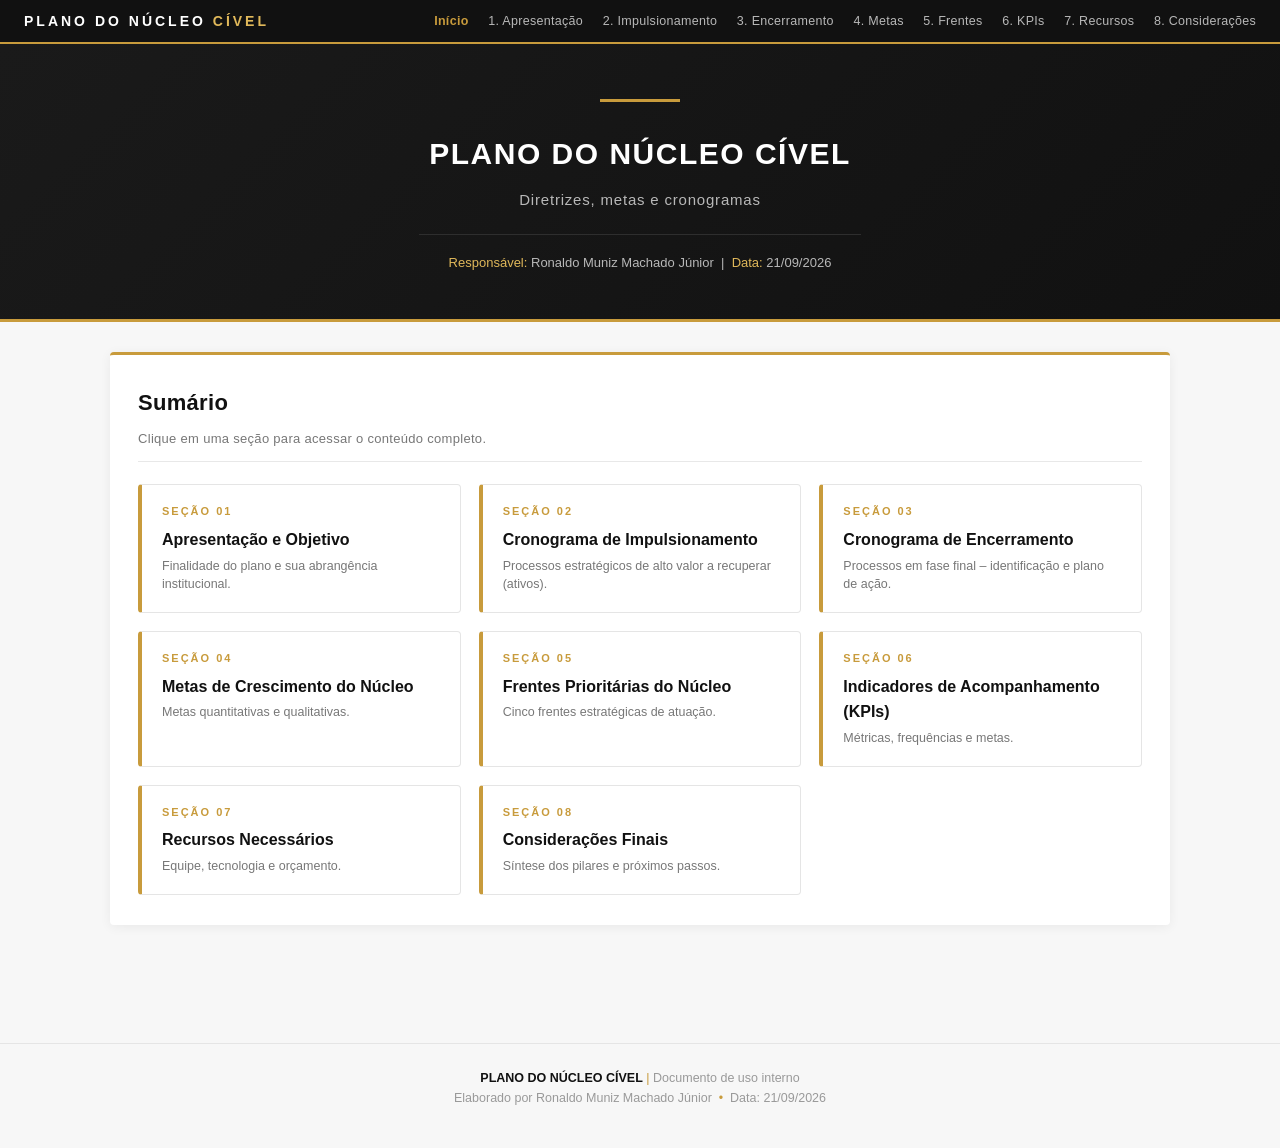
<file: index.html>
<!DOCTYPE html>
<html lang="pt-BR">
<head>
<meta charset="UTF-8">
<meta name="viewport" content="width=device-width, initial-scale=1.0">
<title>Plano do Núcleo Cível</title>
<link rel="stylesheet" href="style.css">
</head>
<body>

<!-- BARRA SUPERIOR -->
<div class="topbar">
  <div class="marca">PLANO DO NÚCLEO <span>CÍVEL</span></div>
  <nav>
    <a href="index.html" class="ativo">Início</a>
    <a href="1-apresentacao.html">1. Apresentação</a>
    <a href="2-impulsionamento.html">2. Impulsionamento</a>
    <a href="3-encerramento.html">3. Encerramento</a>
    <a href="4-metas.html">4. Metas</a>
    <a href="5-frentes.html">5. Frentes</a>
    <a href="6-kpis.html">6. KPIs</a>
    <a href="7-recursos.html">7. Recursos</a>
    <a href="8-consideracoes.html">8. Considerações</a>
  </nav>
</div>

<!-- CAPA -->
<header class="hero">
  <div class="divisor-dourado"></div>
  <h1>PLANO DO NÚCLEO CÍVEL</h1>
  <h2>Diretrizes, metas e cronogramas</h2>
  <div class="meta">
    <strong>Responsável:</strong> Ronaldo Muniz Machado Júnior &nbsp;|&nbsp;
    <strong>Data:</strong> 21/09/2026
  </div>
</header>

<main>

  <section class="card">
    <h2>Sumário</h2>
    <p class="subtitulo">Clique em uma seção para acessar o conteúdo completo.</p>

    <div class="sumario">
      <a href="1-apresentacao.html">
        <span class="num">Seção 01</span>
        <span class="titulo">Apresentação e Objetivo</span>
        <span class="desc">Finalidade do plano e sua abrangência institucional.</span>
      </a>
      <a href="2-impulsionamento.html">
        <span class="num">Seção 02</span>
        <span class="titulo">Cronograma de Impulsionamento</span>
        <span class="desc">Processos estratégicos de alto valor a recuperar (ativos).</span>
      </a>
      <a href="3-encerramento.html">
        <span class="num">Seção 03</span>
        <span class="titulo">Cronograma de Encerramento</span>
        <span class="desc">Processos em fase final – identificação e plano de ação.</span>
      </a>
      <a href="4-metas.html">
        <span class="num">Seção 04</span>
        <span class="titulo">Metas de Crescimento do Núcleo</span>
        <span class="desc">Metas quantitativas e qualitativas.</span>
      </a>
      <a href="5-frentes.html">
        <span class="num">Seção 05</span>
        <span class="titulo">Frentes Prioritárias do Núcleo</span>
        <span class="desc">Cinco frentes estratégicas de atuação.</span>
      </a>
      <a href="6-kpis.html">
        <span class="num">Seção 06</span>
        <span class="titulo">Indicadores de Acompanhamento (KPIs)</span>
        <span class="desc">Métricas, frequências e metas.</span>
      </a>
      <a href="7-recursos.html">
        <span class="num">Seção 07</span>
        <span class="titulo">Recursos Necessários</span>
        <span class="desc">Equipe, tecnologia e orçamento.</span>
      </a>
      <a href="8-consideracoes.html">
        <span class="num">Seção 08</span>
        <span class="titulo">Considerações Finais</span>
        <span class="desc">Síntese dos pilares e próximos passos.</span>
      </a>
    </div>
  </section>

</main>

<footer class="rodape">
  <strong>PLANO DO NÚCLEO CÍVEL</strong> <span class="dourado">|</span> Documento de uso interno<br>
  Elaborado por Ronaldo Muniz Machado Júnior &nbsp;<span class="dourado">•</span>&nbsp; Data: 21/09/2026
</footer>

</body>
</html>
</file>
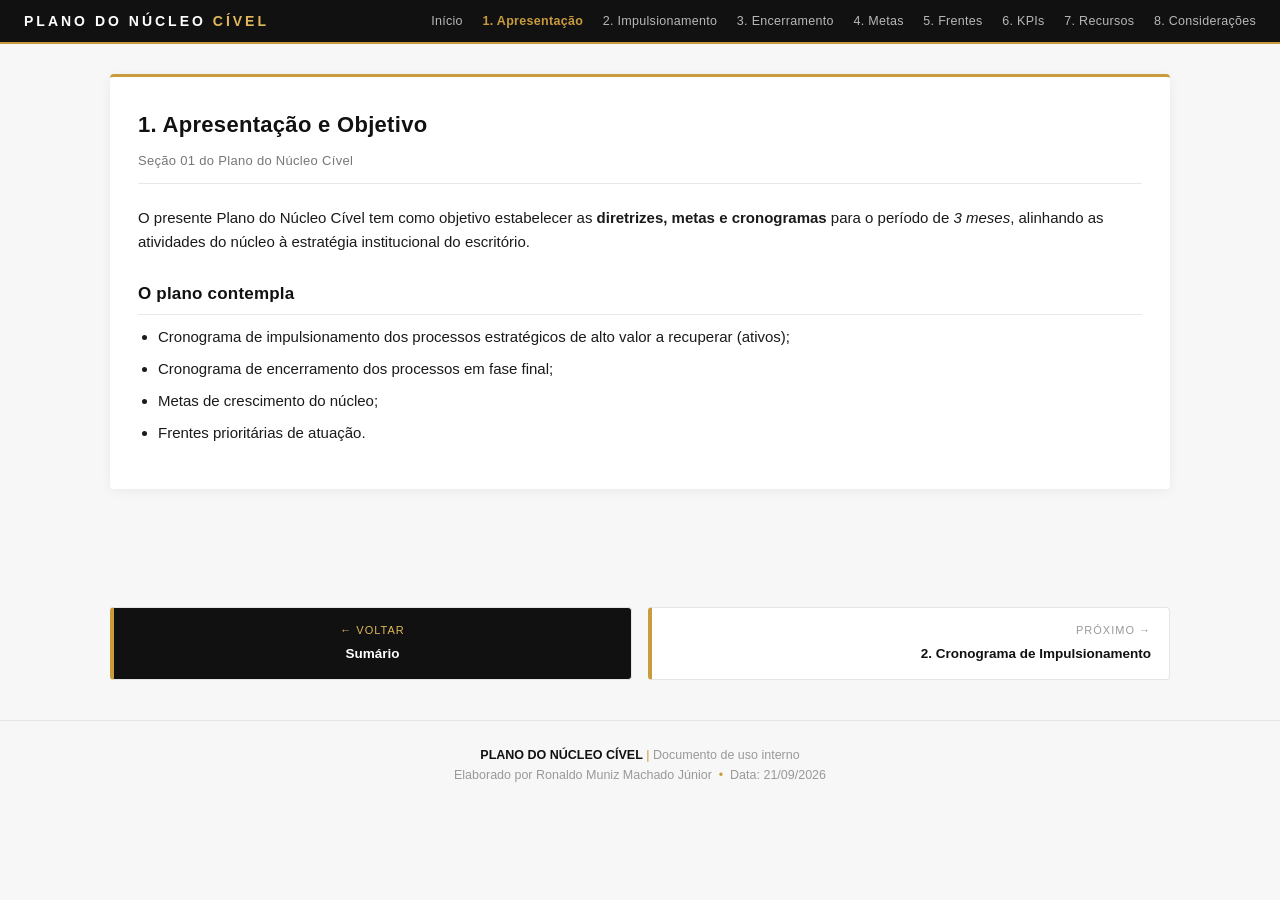
<file: 1-apresentacao.html>
<!DOCTYPE html>
<html lang="pt-BR">
<head>
<meta charset="UTF-8">
<meta name="viewport" content="width=device-width, initial-scale=1.0">
<title>1. Apresentação e Objetivo | Plano do Núcleo Cível</title>
<link rel="stylesheet" href="style.css">
</head>
<body>

<div class="topbar">
  <div class="marca">PLANO DO NÚCLEO <span>CÍVEL</span></div>
  <nav>
    <a href="index.html">Início</a>
    <a href="1-apresentacao.html" class="ativo">1. Apresentação</a>
    <a href="2-impulsionamento.html">2. Impulsionamento</a>
    <a href="3-encerramento.html">3. Encerramento</a>
    <a href="4-metas.html">4. Metas</a>
    <a href="5-frentes.html">5. Frentes</a>
    <a href="6-kpis.html">6. KPIs</a>
    <a href="7-recursos.html">7. Recursos</a>
    <a href="8-consideracoes.html">8. Considerações</a>
  </nav>
</div>

<main>

  <section class="card">
    <h2>1. Apresentação e Objetivo</h2>
    <p class="subtitulo">Seção 01 do Plano do Núcleo Cível</p>

    <p>
      O presente Plano do Núcleo Cível tem como objetivo estabelecer as
      <strong>diretrizes, metas e cronogramas</strong> para o período de
      <em>3 meses</em>, alinhando as atividades
      do núcleo à estratégia institucional do escritório.
    </p>

    <h3>O plano contempla</h3>
    <ul>
      <li>Cronograma de impulsionamento dos processos estratégicos de alto valor a recuperar (ativos);</li>
      <li>Cronograma de encerramento dos processos em fase final;</li>
      <li>Metas de crescimento do núcleo;</li>
      <li>Frentes prioritárias de atuação.</li>
    </ul>
  </section>

</main>

<div class="nav-paginas">
  <a href="index.html" class="voltar-index">
    <span class="dir">← Voltar</span>
    <span class="titulo">Sumário</span>
  </a>
  <a href="2-impulsionamento.html" class="proximo">
    <span class="dir">Próximo →</span>
    <span class="titulo">2. Cronograma de Impulsionamento</span>
  </a>
</div>

<footer class="rodape">
  <strong>PLANO DO NÚCLEO CÍVEL</strong> <span class="dourado">|</span> Documento de uso interno<br>
  Elaborado por Ronaldo Muniz Machado Júnior &nbsp;<span class="dourado">•</span>&nbsp; Data: 21/09/2026
</footer>

</body>
</html>
</file>
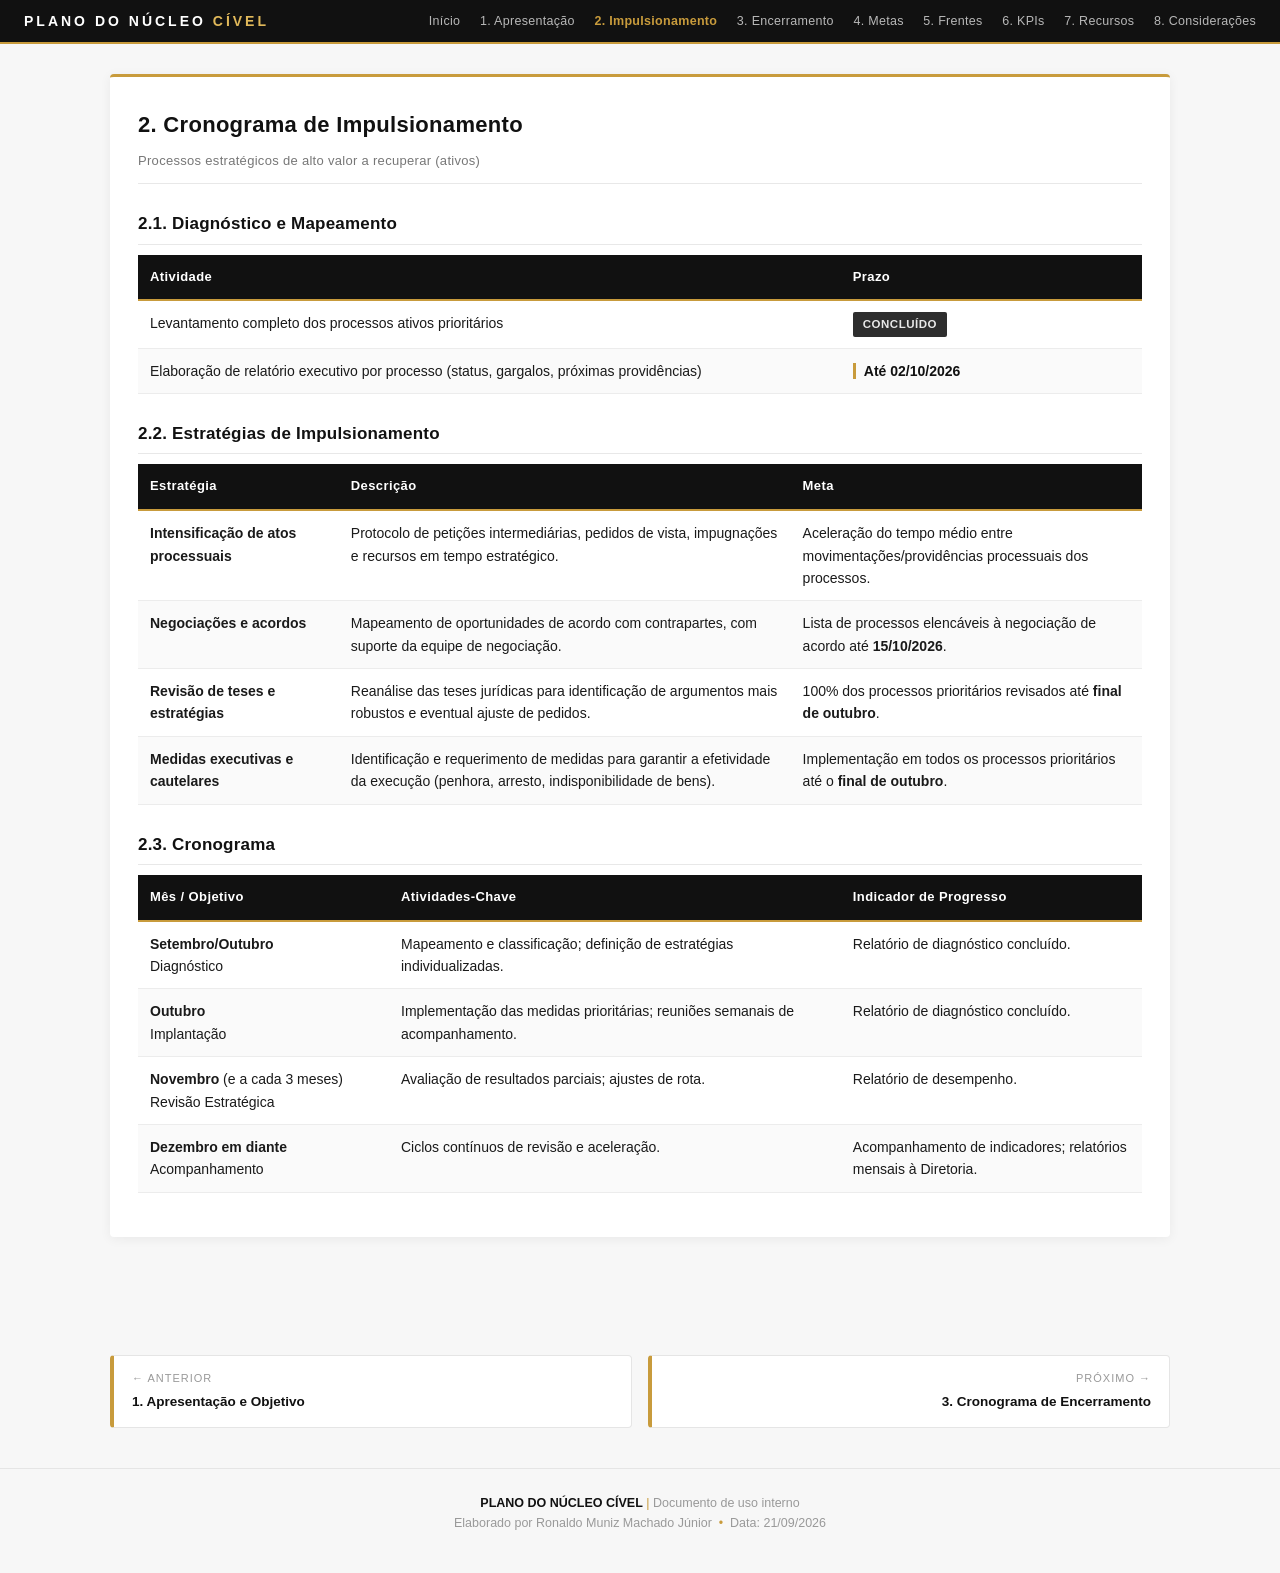
<file: 2-impulsionamento.html>
<!DOCTYPE html>
<html lang="pt-BR">
<head>
<meta charset="UTF-8">
<meta name="viewport" content="width=device-width, initial-scale=1.0">
<title>2. Cronograma de Impulsionamento | Plano do Núcleo Cível</title>
<link rel="stylesheet" href="style.css">
</head>
<body>

<div class="topbar">
  <div class="marca">PLANO DO NÚCLEO <span>CÍVEL</span></div>
  <nav>
    <a href="index.html">Início</a>
    <a href="1-apresentacao.html">1. Apresentação</a>
    <a href="2-impulsionamento.html" class="ativo">2. Impulsionamento</a>
    <a href="3-encerramento.html">3. Encerramento</a>
    <a href="4-metas.html">4. Metas</a>
    <a href="5-frentes.html">5. Frentes</a>
    <a href="6-kpis.html">6. KPIs</a>
    <a href="7-recursos.html">7. Recursos</a>
    <a href="8-consideracoes.html">8. Considerações</a>
  </nav>
</div>

<main>

  <section class="card">
    <h2>2. Cronograma de Impulsionamento</h2>
    <p class="subtitulo">Processos estratégicos de alto valor a recuperar (ativos)</p>

    <h3>2.1. Diagnóstico e Mapeamento</h3>
    <table>
      <thead>
        <tr><th style="width:70%">Atividade</th><th style="width:30%">Prazo</th></tr>
      </thead>
      <tbody>
        <tr><td>Levantamento completo dos processos ativos prioritários</td><td><span class="tag tag-concluido">Concluído</span></td></tr>
        <tr><td>Elaboração de relatório executivo por processo (status, gargalos, próximas providências)</td><td><span class="data-fixa">Até 02/10/2026</span></td></tr>
      </tbody>
    </table>

    <h3>2.2. Estratégias de Impulsionamento</h3>
    <table>
      <thead>
        <tr>
          <th style="width:20%">Estratégia</th>
          <th style="width:45%">Descrição</th>
          <th style="width:35%">Meta</th>
        </tr>
      </thead>
      <tbody>
        <tr>
          <td><strong>Intensificação de atos processuais</strong></td>
          <td>Protocolo de petições intermediárias, pedidos de vista, impugnações e recursos em tempo estratégico.</td>
          <td>Aceleração do tempo médio entre movimentações/providências processuais dos processos.</td>
        </tr>
        <tr>
          <td><strong>Negociações e acordos</strong></td>
          <td>Mapeamento de oportunidades de acordo com contrapartes, com suporte da equipe de negociação.</td>
          <td>Lista de processos elencáveis à negociação de acordo até <strong>15/10/2026</strong>.</td>
        </tr>
        <tr>
          <td><strong>Revisão de teses e estratégias</strong></td>
          <td>Reanálise das teses jurídicas para identificação de argumentos mais robustos e eventual ajuste de pedidos.</td>
          <td>100% dos processos prioritários revisados até <strong>final de outubro</strong>.</td>
        </tr>
        <tr>
          <td><strong>Medidas executivas e cautelares</strong></td>
          <td>Identificação e requerimento de medidas para garantir a efetividade da execução (penhora, arresto, indisponibilidade de bens).</td>
          <td>Implementação em todos os processos prioritários até o <strong>final de outubro</strong>.</td>
        </tr>
      </tbody>
    </table>

    <h3>2.3. Cronograma</h3>
    <table>
      <thead>
        <tr>
          <th style="width:25%">Mês / Objetivo</th>
          <th style="width:45%">Atividades-Chave</th>
          <th style="width:30%">Indicador de Progresso</th>
        </tr>
      </thead>
      <tbody>
        <tr>
          <td><strong>Setembro/Outubro</strong><br>Diagnóstico</td>
          <td>Mapeamento e classificação; definição de estratégias individualizadas.</td>
          <td>Relatório de diagnóstico concluído.</td>
        </tr>
        <tr>
          <td><strong>Outubro</strong><br>Implantação</td>
          <td>Implementação das medidas prioritárias; reuniões semanais de acompanhamento.</td>
          <td>Relatório de diagnóstico concluído.</td>
        </tr>
        <tr>
          <td><strong>Novembro</strong> (e a cada 3 meses)<br>Revisão Estratégica</td>
          <td>Avaliação de resultados parciais; ajustes de rota.</td>
          <td>Relatório de desempenho.</td>
        </tr>
        <tr>
          <td><strong>Dezembro em diante</strong><br>Acompanhamento</td>
          <td>Ciclos contínuos de revisão e aceleração.</td>
          <td>Acompanhamento de indicadores; relatórios mensais à Diretoria.</td>
        </tr>
      </tbody>
    </table>
  </section>

</main>

<div class="nav-paginas">
  <a href="1-apresentacao.html">
    <span class="dir">← Anterior</span>
    <span class="titulo">1. Apresentação e Objetivo</span>
  </a>
  <a href="3-encerramento.html" class="proximo">
    <span class="dir">Próximo →</span>
    <span class="titulo">3. Cronograma de Encerramento</span>
  </a>
</div>

<footer class="rodape">
  <strong>PLANO DO NÚCLEO CÍVEL</strong> <span class="dourado">|</span> Documento de uso interno<br>
  Elaborado por Ronaldo Muniz Machado Júnior &nbsp;<span class="dourado">•</span>&nbsp; Data: 21/09/2026
</footer>

</body>
</html>
</file>
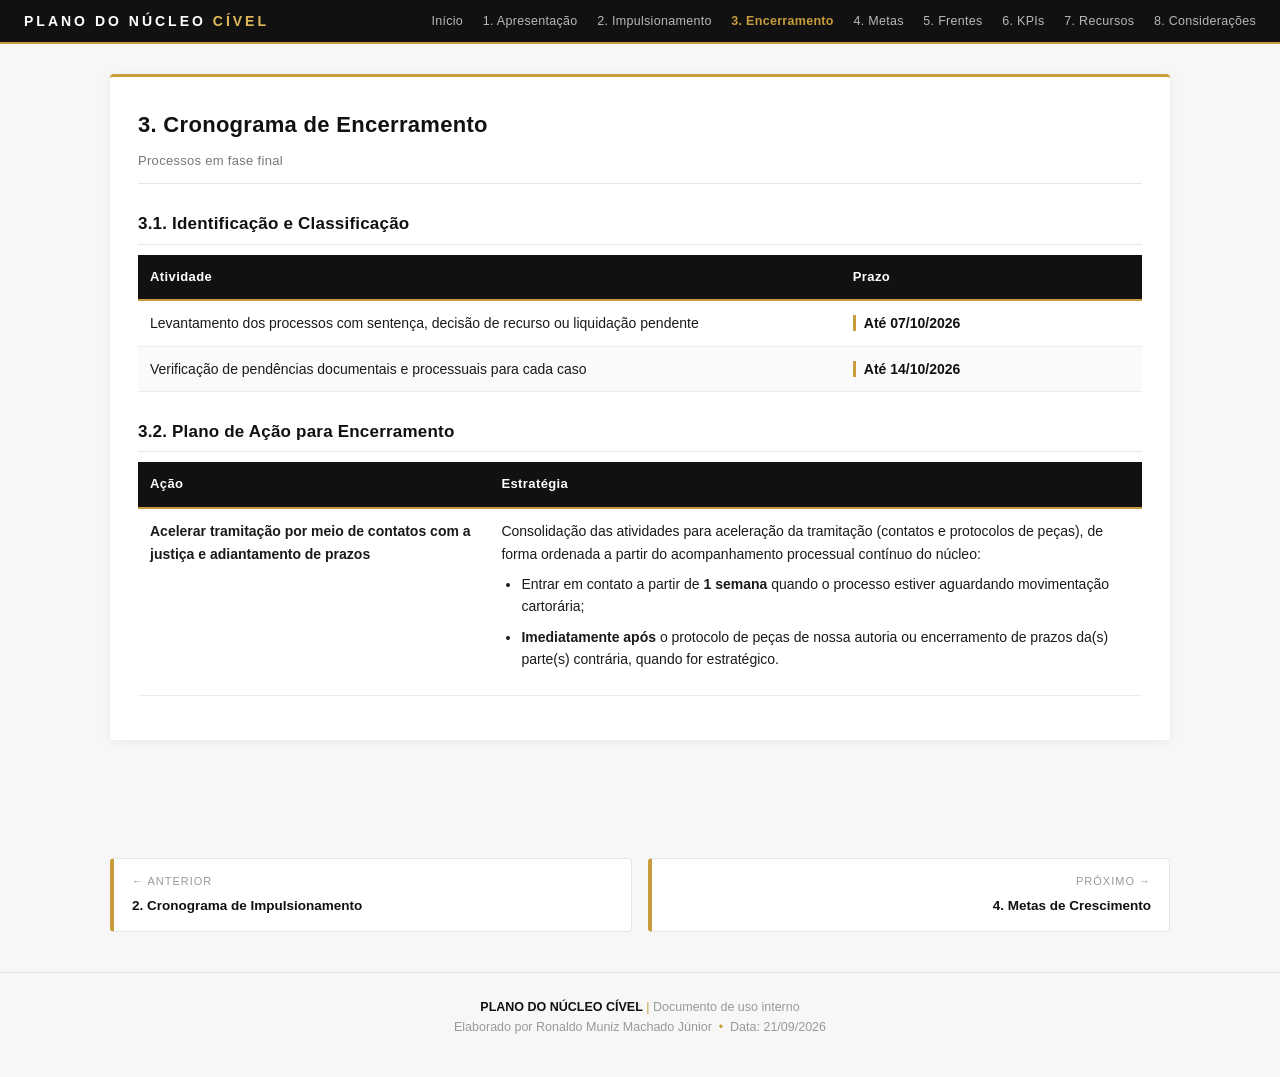
<file: 3-encerramento.html>
<!DOCTYPE html>
<html lang="pt-BR">
<head>
<meta charset="UTF-8">
<meta name="viewport" content="width=device-width, initial-scale=1.0">
<title>3. Cronograma de Encerramento | Plano do Núcleo Cível</title>
<link rel="stylesheet" href="style.css">
</head>
<body>

<div class="topbar">
  <div class="marca">PLANO DO NÚCLEO <span>CÍVEL</span></div>
  <nav>
    <a href="index.html">Início</a>
    <a href="1-apresentacao.html">1. Apresentação</a>
    <a href="2-impulsionamento.html">2. Impulsionamento</a>
    <a href="3-encerramento.html" class="ativo">3. Encerramento</a>
    <a href="4-metas.html">4. Metas</a>
    <a href="5-frentes.html">5. Frentes</a>
    <a href="6-kpis.html">6. KPIs</a>
    <a href="7-recursos.html">7. Recursos</a>
    <a href="8-consideracoes.html">8. Considerações</a>
  </nav>
</div>

<main>

  <section class="card">
    <h2>3. Cronograma de Encerramento</h2>
    <p class="subtitulo">Processos em fase final</p>

    <h3>3.1. Identificação e Classificação</h3>
    <table>
      <thead>
        <tr><th style="width:70%">Atividade</th><th style="width:30%">Prazo</th></tr>
      </thead>
      <tbody>
        <tr><td>Levantamento dos processos com sentença, decisão de recurso ou liquidação pendente</td><td><span class="data-fixa">Até 07/10/2026</span></td></tr>
        <tr><td>Verificação de pendências documentais e processuais para cada caso</td><td><span class="data-fixa">Até 14/10/2026</span></td></tr>
      </tbody>
    </table>

    <h3>3.2. Plano de Ação para Encerramento</h3>
    <table>
      <thead>
        <tr><th style="width:35%">Ação</th><th style="width:65%">Estratégia</th></tr>
      </thead>
      <tbody>
        <tr>
          <td><strong>Acelerar tramitação por meio de contatos com a justiça e adiantamento de prazos</strong></td>
          <td>
            Consolidação das atividades para aceleração da tramitação (contatos e protocolos de peças),
            de forma ordenada a partir do acompanhamento processual contínuo do núcleo:
            <ul style="margin-top:8px">
              <li>Entrar em contato a partir de <strong>1 semana</strong> quando o processo estiver aguardando movimentação cartorária;</li>
              <li><strong>Imediatamente após</strong> o protocolo de peças de nossa autoria ou encerramento de prazos da(s) parte(s) contrária, quando for estratégico.</li>
            </ul>
          </td>
        </tr>
      </tbody>
    </table>
  </section>

</main>

<div class="nav-paginas">
  <a href="2-impulsionamento.html">
    <span class="dir">← Anterior</span>
    <span class="titulo">2. Cronograma de Impulsionamento</span>
  </a>
  <a href="4-metas.html" class="proximo">
    <span class="dir">Próximo →</span>
    <span class="titulo">4. Metas de Crescimento</span>
  </a>
</div>

<footer class="rodape">
  <strong>PLANO DO NÚCLEO CÍVEL</strong> <span class="dourado">|</span> Documento de uso interno<br>
  Elaborado por Ronaldo Muniz Machado Júnior &nbsp;<span class="dourado">•</span>&nbsp; Data: 21/09/2026
</footer>

</body>
</html>
</file>
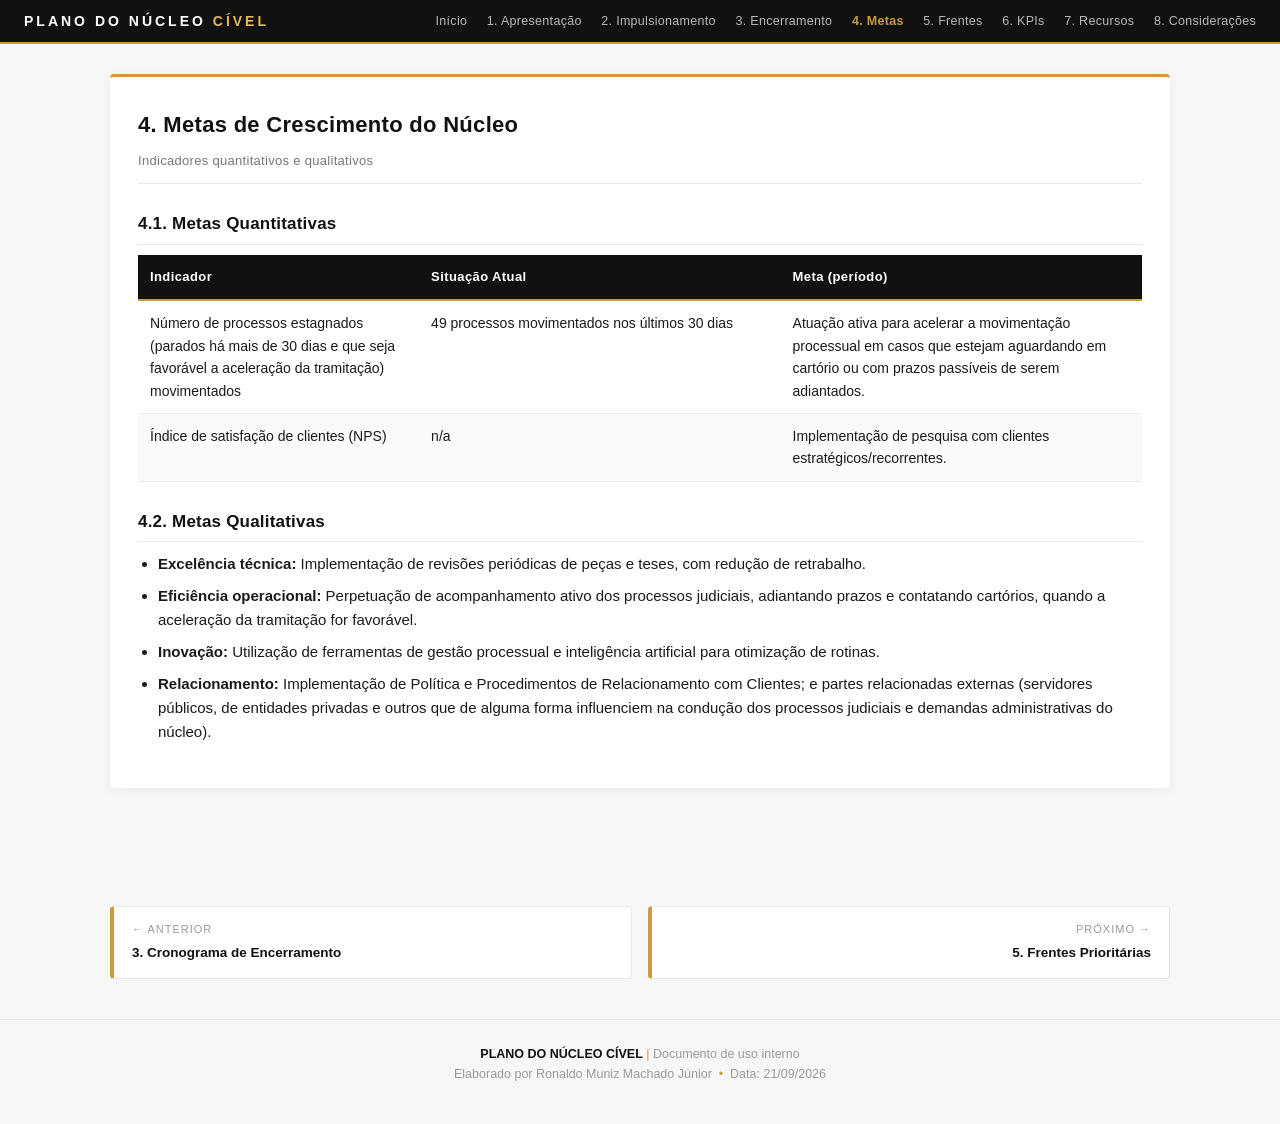
<file: 4-metas.html>
<!DOCTYPE html>
<html lang="pt-BR">
<head>
<meta charset="UTF-8">
<meta name="viewport" content="width=device-width, initial-scale=1.0">
<title>4. Metas de Crescimento | Plano do Núcleo Cível</title>
<link rel="stylesheet" href="style.css">
</head>
<body>

<div class="topbar">
  <div class="marca">PLANO DO NÚCLEO <span>CÍVEL</span></div>
  <nav>
    <a href="index.html">Início</a>
    <a href="1-apresentacao.html">1. Apresentação</a>
    <a href="2-impulsionamento.html">2. Impulsionamento</a>
    <a href="3-encerramento.html">3. Encerramento</a>
    <a href="4-metas.html" class="ativo">4. Metas</a>
    <a href="5-frentes.html">5. Frentes</a>
    <a href="6-kpis.html">6. KPIs</a>
    <a href="7-recursos.html">7. Recursos</a>
    <a href="8-consideracoes.html">8. Considerações</a>
  </nav>
</div>

<main>

  <section class="card">
    <h2>4. Metas de Crescimento do Núcleo</h2>
    <p class="subtitulo">Indicadores quantitativos e qualitativos</p>

    <h3>4.1. Metas Quantitativas</h3>
    <table>
      <thead>
        <tr>
          <th style="width:28%">Indicador</th>
          <th style="width:36%">Situação Atual</th>
          <th style="width:36%">Meta (período)</th>
        </tr>
      </thead>
      <tbody>
        <tr>
          <td>Número de processos estagnados (parados há mais de 30 dias e que seja favorável a aceleração da tramitação) movimentados</td>
          <td>49 processos movimentados nos últimos 30 dias</td>
          <td>Atuação ativa para acelerar a movimentação processual em casos que estejam aguardando em cartório ou com prazos passíveis de serem adiantados.</td>
        </tr>
        <tr>
          <td>Índice de satisfação de clientes (NPS)</td>
          <td>n/a</td>
          <td>Implementação de pesquisa com clientes estratégicos/recorrentes.</td>
        </tr>
      </tbody>
    </table>

    <h3>4.2. Metas Qualitativas</h3>
    <ul>
      <li><strong>Excelência técnica:</strong> Implementação de revisões periódicas de peças e teses, com redução de retrabalho.</li>
      <li><strong>Eficiência operacional:</strong> Perpetuação de acompanhamento ativo dos processos judiciais, adiantando prazos e contatando cartórios, quando a aceleração da tramitação for favorável.</li>
      <li><strong>Inovação:</strong> Utilização de ferramentas de gestão processual e inteligência artificial para otimização de rotinas.</li>
      <li><strong>Relacionamento:</strong> Implementação de Política e Procedimentos de Relacionamento com Clientes; e partes relacionadas externas (servidores públicos, de entidades privadas e outros que de alguma forma influenciem na condução dos processos judiciais e demandas administrativas do núcleo).</li>
    </ul>
  </section>

</main>

<div class="nav-paginas">
  <a href="3-encerramento.html">
    <span class="dir">← Anterior</span>
    <span class="titulo">3. Cronograma de Encerramento</span>
  </a>
  <a href="5-frentes.html" class="proximo">
    <span class="dir">Próximo →</span>
    <span class="titulo">5. Frentes Prioritárias</span>
  </a>
</div>

<footer class="rodape">
  <strong>PLANO DO NÚCLEO CÍVEL</strong> <span class="dourado">|</span> Documento de uso interno<br>
  Elaborado por Ronaldo Muniz Machado Júnior &nbsp;<span class="dourado">•</span>&nbsp; Data: 21/09/2026
</footer>

</body>
</html>
</file>
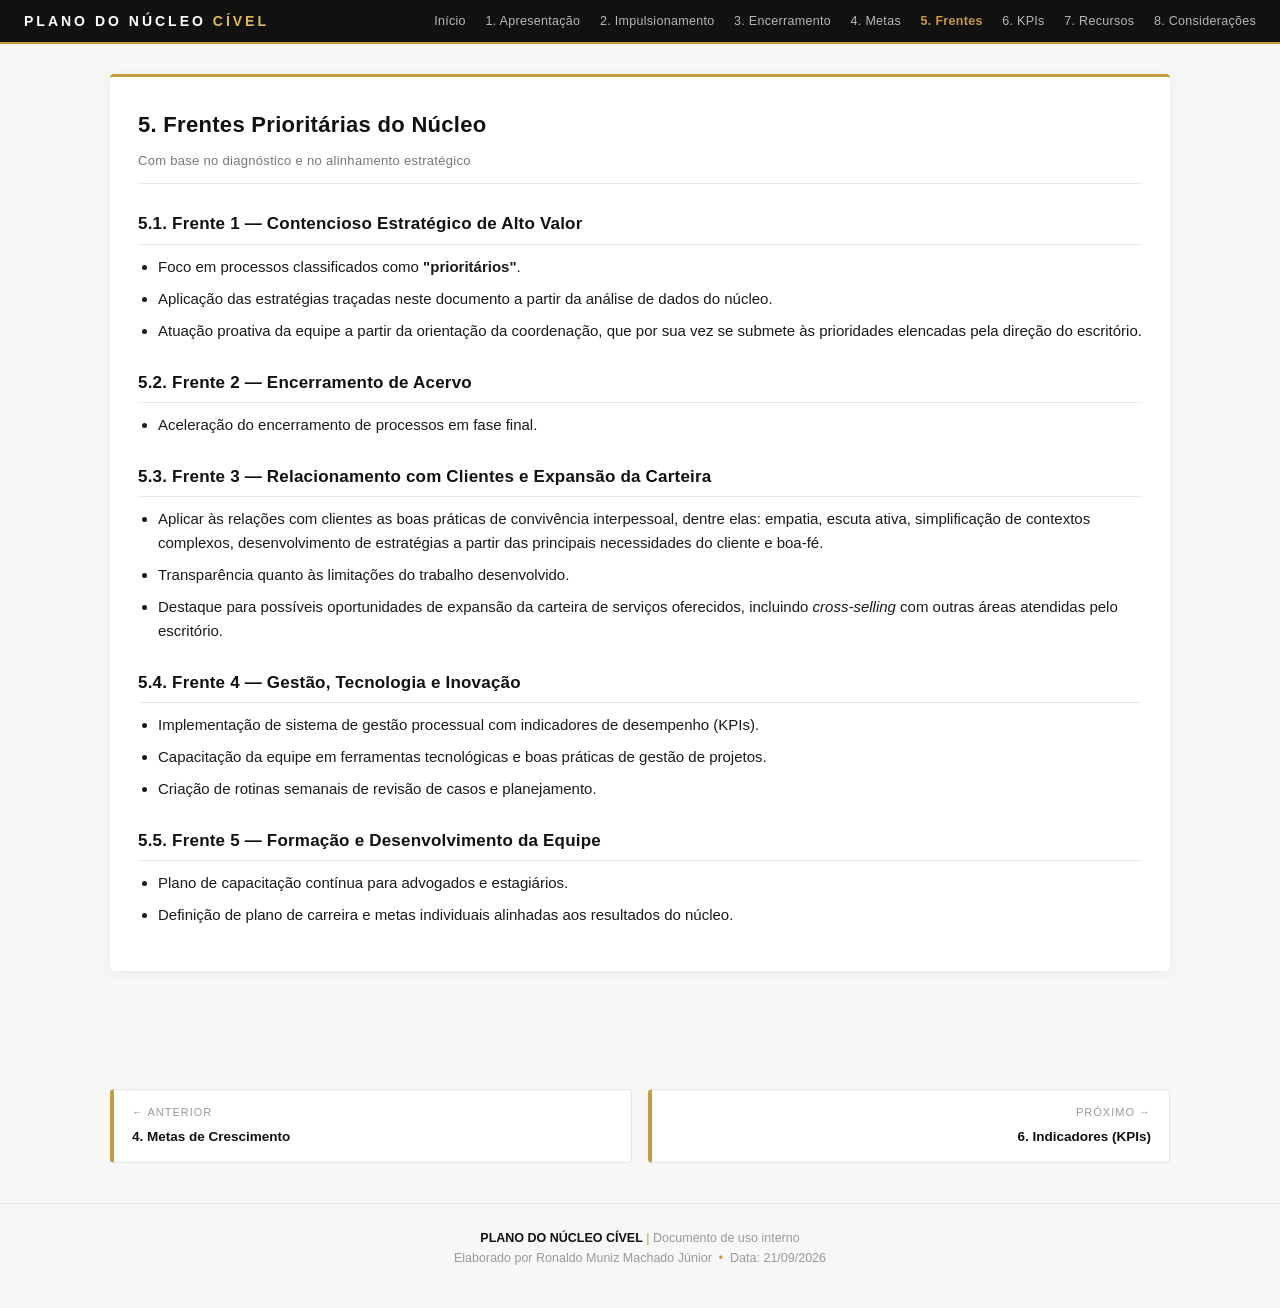
<file: 5-frentes.html>
<!DOCTYPE html>
<html lang="pt-BR">
<head>
<meta charset="UTF-8">
<meta name="viewport" content="width=device-width, initial-scale=1.0">
<title>5. Frentes Prioritárias | Plano do Núcleo Cível</title>
<link rel="stylesheet" href="style.css">
</head>
<body>

<div class="topbar">
  <div class="marca">PLANO DO NÚCLEO <span>CÍVEL</span></div>
  <nav>
    <a href="index.html">Início</a>
    <a href="1-apresentacao.html">1. Apresentação</a>
    <a href="2-impulsionamento.html">2. Impulsionamento</a>
    <a href="3-encerramento.html">3. Encerramento</a>
    <a href="4-metas.html">4. Metas</a>
    <a href="5-frentes.html" class="ativo">5. Frentes</a>
    <a href="6-kpis.html">6. KPIs</a>
    <a href="7-recursos.html">7. Recursos</a>
    <a href="8-consideracoes.html">8. Considerações</a>
  </nav>
</div>

<main>

  <section class="card">
    <h2>5. Frentes Prioritárias do Núcleo</h2>
    <p class="subtitulo">Com base no diagnóstico e no alinhamento estratégico</p>

    <h3>5.1. Frente 1 — Contencioso Estratégico de Alto Valor</h3>
    <ul>
      <li>Foco em processos classificados como <strong>"prioritários"</strong>.</li>
      <li>Aplicação das estratégias traçadas neste documento a partir da análise de dados do núcleo.</li>
      <li>Atuação proativa da equipe a partir da orientação da coordenação, que por sua vez se submete às prioridades elencadas pela direção do escritório.</li>
    </ul>

    <h3>5.2. Frente 2 — Encerramento de Acervo</h3>
    <ul>
      <li>Aceleração do encerramento de processos em fase final.</li>
    </ul>

    <h3>5.3. Frente 3 — Relacionamento com Clientes e Expansão da Carteira</h3>
    <ul>
      <li>Aplicar às relações com clientes as boas práticas de convivência interpessoal, dentre elas: empatia, escuta ativa, simplificação de contextos complexos, desenvolvimento de estratégias a partir das principais necessidades do cliente e boa-fé.</li>
      <li>Transparência quanto às limitações do trabalho desenvolvido.</li>
      <li>Destaque para possíveis oportunidades de expansão da carteira de serviços oferecidos, incluindo <em>cross-selling</em> com outras áreas atendidas pelo escritório.</li>
    </ul>

    <h3>5.4. Frente 4 — Gestão, Tecnologia e Inovação</h3>
    <ul>
      <li>Implementação de sistema de gestão processual com indicadores de desempenho (KPIs).</li>
      <li>Capacitação da equipe em ferramentas tecnológicas e boas práticas de gestão de projetos.</li>
      <li>Criação de rotinas semanais de revisão de casos e planejamento.</li>
    </ul>

    <h3>5.5. Frente 5 — Formação e Desenvolvimento da Equipe</h3>
    <ul>
      <li>Plano de capacitação contínua para advogados e estagiários.</li>
      <li>Definição de plano de carreira e metas individuais alinhadas aos resultados do núcleo.</li>
    </ul>
  </section>

</main>

<div class="nav-paginas">
  <a href="4-metas.html">
    <span class="dir">← Anterior</span>
    <span class="titulo">4. Metas de Crescimento</span>
  </a>
  <a href="6-kpis.html" class="proximo">
    <span class="dir">Próximo →</span>
    <span class="titulo">6. Indicadores (KPIs)</span>
  </a>
</div>

<footer class="rodape">
  <strong>PLANO DO NÚCLEO CÍVEL</strong> <span class="dourado">|</span> Documento de uso interno<br>
  Elaborado por Ronaldo Muniz Machado Júnior &nbsp;<span class="dourado">•</span>&nbsp; Data: 21/09/2026
</footer>

</body>
</html>
</file>
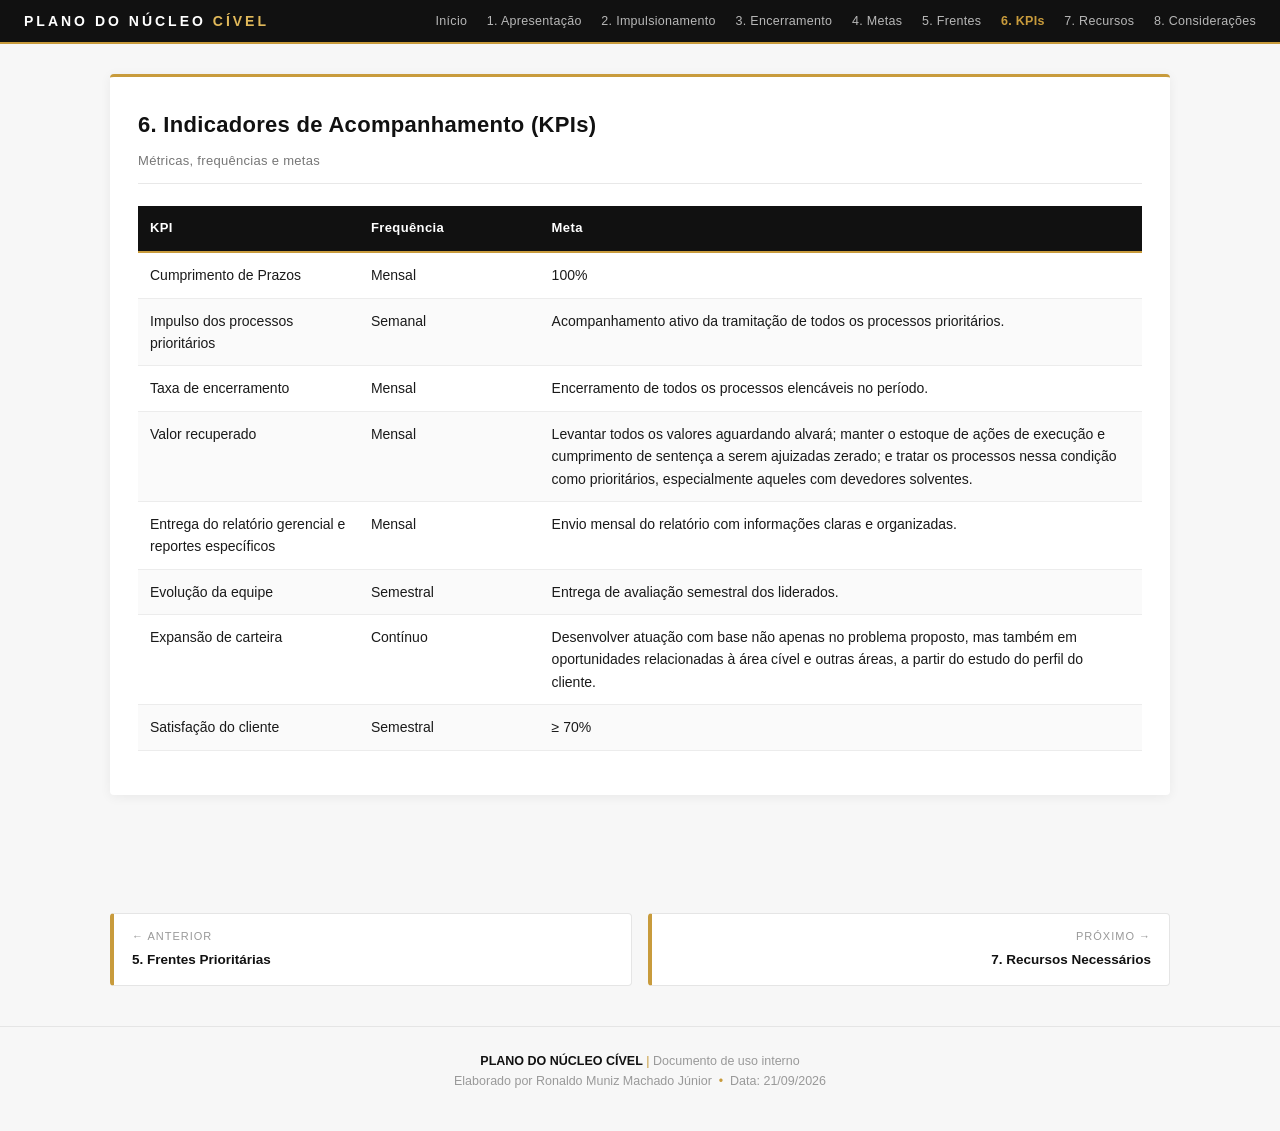
<file: 6-kpis.html>
<!DOCTYPE html>
<html lang="pt-BR">
<head>
<meta charset="UTF-8">
<meta name="viewport" content="width=device-width, initial-scale=1.0">
<title>6. KPIs | Plano do Núcleo Cível</title>
<link rel="stylesheet" href="style.css">
</head>
<body>

<div class="topbar">
  <div class="marca">PLANO DO NÚCLEO <span>CÍVEL</span></div>
  <nav>
    <a href="index.html">Início</a>
    <a href="1-apresentacao.html">1. Apresentação</a>
    <a href="2-impulsionamento.html">2. Impulsionamento</a>
    <a href="3-encerramento.html">3. Encerramento</a>
    <a href="4-metas.html">4. Metas</a>
    <a href="5-frentes.html">5. Frentes</a>
    <a href="6-kpis.html" class="ativo">6. KPIs</a>
    <a href="7-recursos.html">7. Recursos</a>
    <a href="8-consideracoes.html">8. Considerações</a>
  </nav>
</div>

<main>

  <section class="card">
    <h2>6. Indicadores de Acompanhamento (KPIs)</h2>
    <p class="subtitulo">Métricas, frequências e metas</p>

    <table>
      <thead>
        <tr>
          <th style="width:22%">KPI</th>
          <th style="width:18%">Frequência</th>
          <th style="width:60%">Meta</th>
        </tr>
      </thead>
      <tbody>
        <tr>
          <td>Cumprimento de Prazos</td>
          <td>Mensal</td>
          <td>100%</td>
        </tr>
        <tr>
          <td>Impulso dos processos prioritários</td>
          <td>Semanal</td>
          <td>Acompanhamento ativo da tramitação de todos os processos prioritários.</td>
        </tr>
        <tr>
          <td>Taxa de encerramento</td>
          <td>Mensal</td>
          <td>Encerramento de todos os processos elencáveis no período.</td>
        </tr>
        <tr>
          <td>Valor recuperado</td>
          <td>Mensal</td>
          <td>Levantar todos os valores aguardando alvará; manter o estoque de ações de execução e cumprimento de sentença a serem ajuizadas zerado; e tratar os processos nessa condição como prioritários, especialmente aqueles com devedores solventes.</td>
        </tr>
        <tr>
          <td>Entrega do relatório gerencial e reportes específicos</td>
          <td>Mensal</td>
          <td>Envio mensal do relatório com informações claras e organizadas.</td>
        </tr>
        <tr>
          <td>Evolução da equipe</td>
          <td>Semestral</td>
          <td>Entrega de avaliação semestral dos liderados.</td>
        </tr>
        <tr>
          <td>Expansão de carteira</td>
          <td>Contínuo</td>
          <td>Desenvolver atuação com base não apenas no problema proposto, mas também em oportunidades relacionadas à área cível e outras áreas, a partir do estudo do perfil do cliente.</td>
        </tr>
        <tr>
          <td>Satisfação do cliente</td>
          <td>Semestral</td>
          <td>≥ 70%</td>
        </tr>
      </tbody>
    </table>
  </section>

</main>

<div class="nav-paginas">
  <a href="5-frentes.html">
    <span class="dir">← Anterior</span>
    <span class="titulo">5. Frentes Prioritárias</span>
  </a>
  <a href="7-recursos.html" class="proximo">
    <span class="dir">Próximo →</span>
    <span class="titulo">7. Recursos Necessários</span>
  </a>
</div>

<footer class="rodape">
  <strong>PLANO DO NÚCLEO CÍVEL</strong> <span class="dourado">|</span> Documento de uso interno<br>
  Elaborado por Ronaldo Muniz Machado Júnior &nbsp;<span class="dourado">•</span>&nbsp; Data: 21/09/2026
</footer>

</body>
</html>
</file>
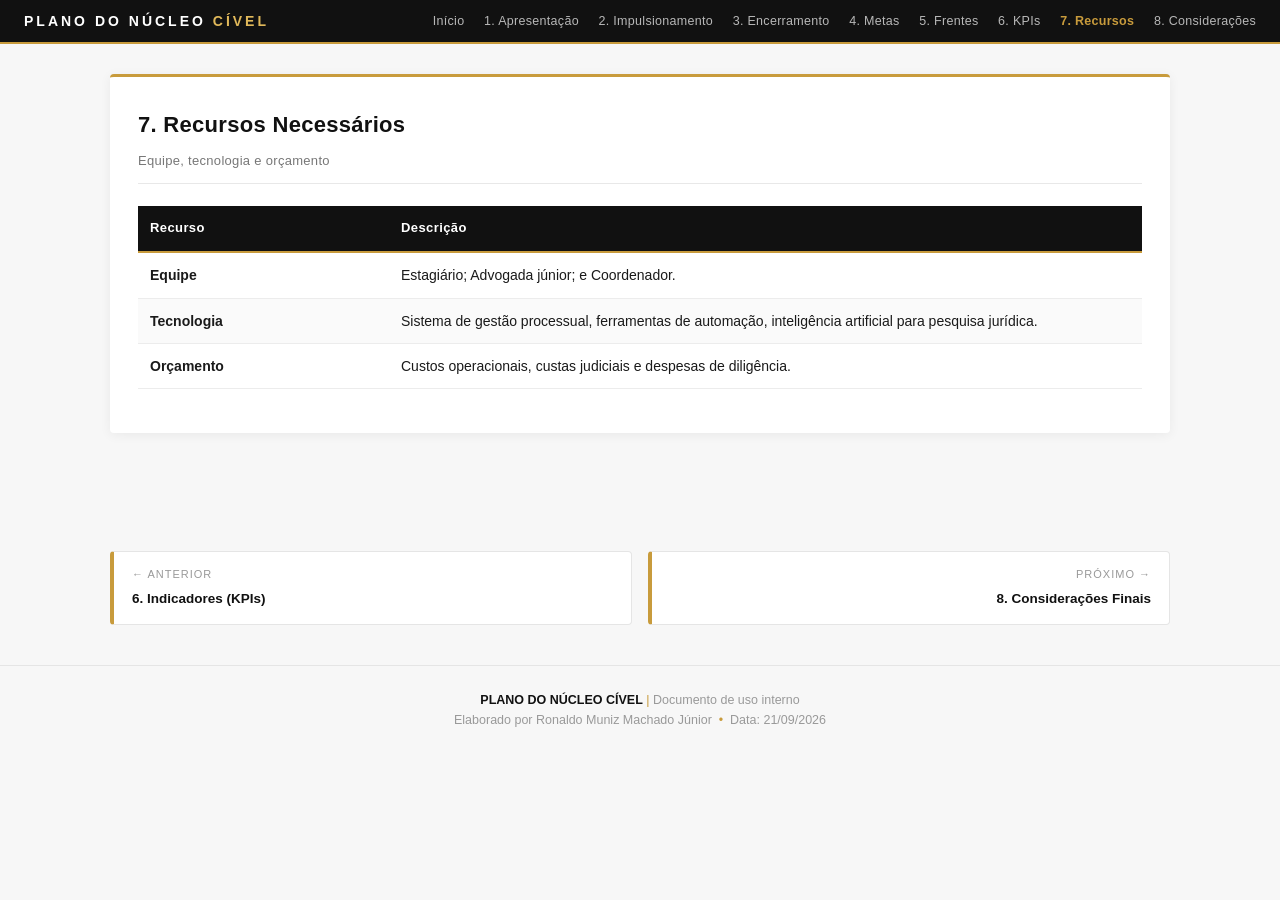
<file: 7-recursos.html>
<!DOCTYPE html>
<html lang="pt-BR">
<head>
<meta charset="UTF-8">
<meta name="viewport" content="width=device-width, initial-scale=1.0">
<title>7. Recursos Necessários | Plano do Núcleo Cível</title>
<link rel="stylesheet" href="style.css">
</head>
<body>

<div class="topbar">
  <div class="marca">PLANO DO NÚCLEO <span>CÍVEL</span></div>
  <nav>
    <a href="index.html">Início</a>
    <a href="1-apresentacao.html">1. Apresentação</a>
    <a href="2-impulsionamento.html">2. Impulsionamento</a>
    <a href="3-encerramento.html">3. Encerramento</a>
    <a href="4-metas.html">4. Metas</a>
    <a href="5-frentes.html">5. Frentes</a>
    <a href="6-kpis.html">6. KPIs</a>
    <a href="7-recursos.html" class="ativo">7. Recursos</a>
    <a href="8-consideracoes.html">8. Considerações</a>
  </nav>
</div>

<main>

  <section class="card">
    <h2>7. Recursos Necessários</h2>
    <p class="subtitulo">Equipe, tecnologia e orçamento</p>

    <table>
      <thead>
        <tr>
          <th style="width:25%">Recurso</th>
          <th style="width:75%">Descrição</th>
        </tr>
      </thead>
      <tbody>
        <tr>
          <td><strong>Equipe</strong></td>
          <td>Estagiário; Advogada júnior; e Coordenador.</td>
        </tr>
        <tr>
          <td><strong>Tecnologia</strong></td>
          <td>Sistema de gestão processual, ferramentas de automação, inteligência artificial para pesquisa jurídica.</td>
        </tr>
        <tr>
          <td><strong>Orçamento</strong></td>
          <td>Custos operacionais, custas judiciais e despesas de diligência.</td>
        </tr>
      </tbody>
    </table>
  </section>

</main>

<div class="nav-paginas">
  <a href="6-kpis.html">
    <span class="dir">← Anterior</span>
    <span class="titulo">6. Indicadores (KPIs)</span>
  </a>
  <a href="8-consideracoes.html" class="proximo">
    <span class="dir">Próximo →</span>
    <span class="titulo">8. Considerações Finais</span>
  </a>
</div>

<footer class="rodape">
  <strong>PLANO DO NÚCLEO CÍVEL</strong> <span class="dourado">|</span> Documento de uso interno<br>
  Elaborado por Ronaldo Muniz Machado Júnior &nbsp;<span class="dourado">•</span>&nbsp; Data: 21/09/2026
</footer>

</body>
</html>
</file>
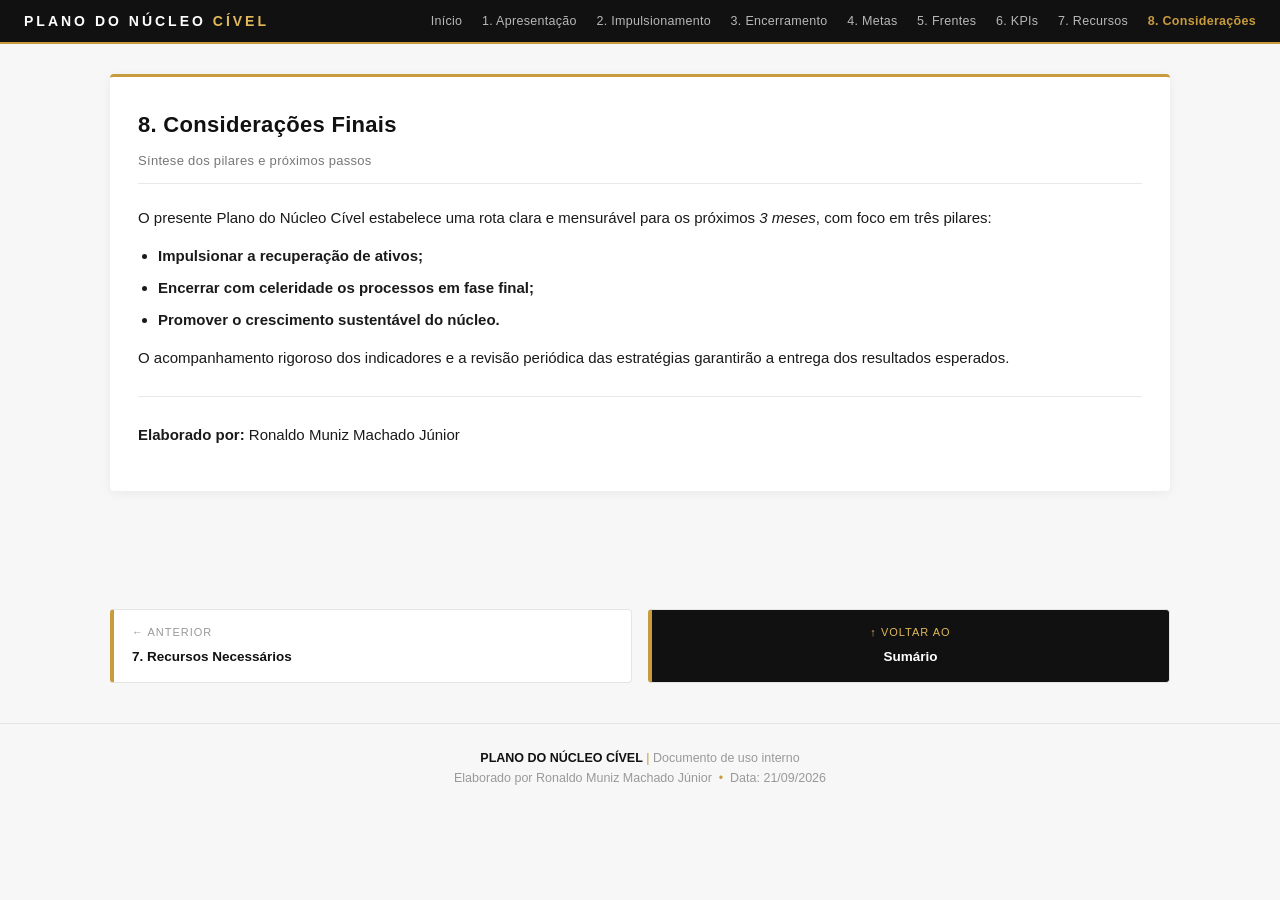
<file: 8-consideracoes.html>
<!DOCTYPE html>
<html lang="pt-BR">
<head>
<meta charset="UTF-8">
<meta name="viewport" content="width=device-width, initial-scale=1.0">
<title>8. Considerações Finais | Plano do Núcleo Cível</title>
<link rel="stylesheet" href="style.css">
</head>
<body>

<div class="topbar">
  <div class="marca">PLANO DO NÚCLEO <span>CÍVEL</span></div>
  <nav>
    <a href="index.html">Início</a>
    <a href="1-apresentacao.html">1. Apresentação</a>
    <a href="2-impulsionamento.html">2. Impulsionamento</a>
    <a href="3-encerramento.html">3. Encerramento</a>
    <a href="4-metas.html">4. Metas</a>
    <a href="5-frentes.html">5. Frentes</a>
    <a href="6-kpis.html">6. KPIs</a>
    <a href="7-recursos.html">7. Recursos</a>
    <a href="8-consideracoes.html" class="ativo">8. Considerações</a>
  </nav>
</div>

<main>

  <section class="card">
    <h2>8. Considerações Finais</h2>
    <p class="subtitulo">Síntese dos pilares e próximos passos</p>

    <p>
      O presente Plano do Núcleo Cível estabelece uma rota clara e mensurável
      para os próximos <em> 3 meses</em></em>, com foco em três pilares:
    </p>

    <ul>
      <li><strong>Impulsionar a recuperação de ativos;</strong></li>
      <li><strong>Encerrar com celeridade os processos em fase final;</strong></li>
      <li><strong>Promover o crescimento sustentável do núcleo.</strong></li>
    </ul>

    <p>
      O acompanhamento rigoroso dos indicadores e a revisão periódica das
      estratégias garantirão a entrega dos resultados esperados.
    </p>

    <hr style="border:none; border-top:1px solid #E8E8E8; margin:26px 0">

    <p><strong>Elaborado por:</strong> Ronaldo Muniz Machado Júnior</p>
  </section>

</main>

<div class="nav-paginas">
  <a href="7-recursos.html">
    <span class="dir">← Anterior</span>
    <span class="titulo">7. Recursos Necessários</span>
  </a>
  <a href="index.html" class="voltar-index">
    <span class="dir">↑ Voltar ao</span>
    <span class="titulo">Sumário</span>
  </a>
</div>

<footer class="rodape">
  <strong>PLANO DO NÚCLEO CÍVEL</strong> <span class="dourado">|</span> Documento de uso interno<br>
  Elaborado por Ronaldo Muniz Machado Júnior &nbsp;<span class="dourado">•</span>&nbsp; Data: 21/09/2026
</footer>

</body>
</html>
</file>
<file: style.css>
/* ============================================================
   PLANO DO NÚCLEO CÍVEL
   Estilos compartilhados por todas as páginas
   ============================================================ */

:root{
  --preto:         #111111;
  --carvao:        #1A1A1A;
  --grafite:       #232323;
  --cinza-escuro:  #2E2E2E;
  --cinza-medio:   #B8B8B8;
  --cinza-claro:   #E8E8E8;
  --branco:        #FFFFFF;
  --dourado:       #C89B3C;
  --dourado-claro: #E0B85A;
  --fundo-claro:   #F7F7F7;
  --fundo-card:    #FFFFFF;
  --texto-escuro:  #1A1A1A;
}

*{ box-sizing: border-box; }
html, body{ margin:0; padding:0; }

body{
  font-family: "Segoe UI", "Helvetica Neue", Arial, sans-serif;
  background: var(--fundo-claro);
  color: var(--texto-escuro);
  line-height: 1.6;
  font-size: 15px;
}

/* ---------- BARRA SUPERIOR FIXA ---------- */
.topbar{
  background: var(--preto);
  color: var(--branco);
  padding: 10px 24px;
  display: flex;
  justify-content: space-between;
  align-items: center;
  border-bottom: 2px solid var(--dourado);
  position: sticky;
  top: 0;
  z-index: 1000;
  font-size: 13px;
}
.topbar .marca{
  font-weight: 700;
  letter-spacing: 3px;
  color: var(--branco);
  font-size: 14px;
}
.topbar .marca span{ color: var(--dourado-claro); }
.topbar nav a{
  color: var(--cinza-medio);
  text-decoration: none;
  margin-left: 16px;
  font-size: 12.5px;
  letter-spacing: .3px;
  transition: color .15s ease;
}
.topbar nav a:hover{ color: var(--dourado-claro); }
.topbar nav a.ativo{ color: var(--dourado); font-weight: 600; }

/* ---------- HERO / CAPA ---------- */
header.hero{
  background: linear-gradient(135deg, var(--carvao) 0%, var(--preto) 100%);
  color: var(--branco);
  padding: 55px 30px 45px;
  text-align: center;
  border-bottom: 3px solid var(--dourado);
}

/* Divisor decorativo dourado (substitui o logo) */
.divisor-dourado{
  width: 80px;
  height: 3px;
  background: var(--dourado);
  margin: 0 auto 28px;
}

header.hero h1{
  margin: 0 0 10px;
  font-size: 30px;
  letter-spacing: 1.5px;
  font-weight: 600;
  color: var(--branco);
}
header.hero h2{
  margin: 0;
  font-size: 15px;
  font-weight: 400;
  color: var(--cinza-medio);
  letter-spacing: .8px;
}
header.hero .meta{
  margin-top: 22px;
  font-size: 13px;
  color: var(--cinza-medio);
  padding-top: 18px;
  border-top: 1px solid var(--cinza-escuro);
  display: inline-block;
  padding-left: 30px;
  padding-right: 30px;
}
header.hero .meta strong{ color: var(--dourado-claro); font-weight: 500; }

/* ---------- CONTAINER ---------- */
main{
  max-width: 1100px;
  margin: 30px auto;
  padding: 0 20px 60px;
}

/* ---------- SEÇÕES / CARDS ---------- */
section.card{
  background: var(--fundo-card);
  border-radius: 4px;
  box-shadow: 0 2px 12px rgba(0,0,0,.06);
  padding: 30px 28px;
  margin-bottom: 28px;
  border-top: 3px solid var(--dourado);
  page-break-inside: avoid;
}
section.card h2{
  margin: 0 0 8px;
  color: var(--preto);
  font-size: 22px;
  font-weight: 600;
  letter-spacing: .3px;
}
section.card h3{
  margin: 26px 0 10px;
  color: var(--preto);
  font-size: 17px;
  font-weight: 600;
  letter-spacing: .2px;
  padding-bottom: 6px;
  border-bottom: 1px solid var(--cinza-claro);
}
section.card .subtitulo{
  margin: 0 0 22px;
  font-size: 13px;
  color: #777;
  letter-spacing: .3px;
  padding-bottom: 12px;
  border-bottom: 1px solid var(--cinza-claro);
}
section.card p{ margin: 0 0 14px; }
section.card ul{ margin: 0 0 14px 0; padding-left: 20px; }
section.card li{ margin-bottom: 8px; }

/* ---------- SUMÁRIO (INDEX) ---------- */
.sumario{
  display: grid;
  grid-template-columns: repeat(auto-fit, minmax(280px, 1fr));
  gap: 18px;
  margin-top: 10px;
}
.sumario a{
  display: block;
  background: var(--fundo-card);
  border: 1px solid #E5E5E5;
  border-left: 4px solid var(--dourado);
  border-radius: 4px;
  padding: 18px 20px;
  text-decoration: none;
  color: var(--texto-escuro);
  transition: all .18s ease;
}
.sumario a:hover{
  border-left-color: var(--preto);
  background: #FAFAFA;
  box-shadow: 0 4px 14px rgba(0,0,0,.08);
  transform: translateY(-2px);
}
.sumario a .num{
  display: block;
  font-size: 11px;
  letter-spacing: 2px;
  color: var(--dourado);
  font-weight: 700;
  margin-bottom: 6px;
  text-transform: uppercase;
}
.sumario a .titulo{
  display: block;
  font-size: 16px;
  font-weight: 600;
  color: var(--preto);
  margin-bottom: 4px;
}
.sumario a .desc{
  display: block;
  font-size: 12.5px;
  color: #777;
  line-height: 1.5;
}

/* ---------- TABELAS ---------- */
table{
  width: 100%;
  border-collapse: collapse;
  font-size: 14px;
  margin-bottom: 14px;
}
thead th{
  background: var(--preto);
  color: var(--branco);
  text-align: left;
  padding: 12px;
  font-weight: 600;
  font-size: 13px;
  letter-spacing: .4px;
  border-bottom: 2px solid var(--dourado);
}
tbody td{
  padding: 11px 12px;
  border-bottom: 1px solid #ECECEC;
  vertical-align: top;
}
tbody tr:nth-child(even){ background: #FAFAFA; }
tbody tr:hover{ background: #F2F2F2; }

.data-fixa{
  color: var(--preto);
  font-weight: 600;
  border-left: 3px solid var(--dourado);
  padding-left: 8px;
}

/* ---------- TAGS ---------- */
.tag{
  display: inline-block;
  padding: 3px 10px;
  border-radius: 2px;
  font-size: 11.5px;
  font-weight: 600;
  letter-spacing: .5px;
  text-transform: uppercase;
  white-space: nowrap;
}
.tag-concluido{ background: #2E2E2E; color: #E8E8E8; }
.tag-andamento{ background: var(--dourado); color: var(--preto); }
.tag-futuro{ background: #E8E8E8; color: var(--preto); }
.tag-continuo{ background: #F5EBD0; color: #6B5A1E; }

/* ---------- NAVEGAÇÃO ENTRE PÁGINAS ---------- */
.nav-paginas{
  max-width: 1100px;
  margin: 0 auto 40px;
  padding: 0 20px;
  display: flex;
  justify-content: space-between;
  gap: 16px;
}
.nav-paginas a{
  flex: 1;
  display: block;
  background: var(--fundo-card);
  border: 1px solid #E5E5E5;
  border-radius: 4px;
  padding: 14px 18px;
  text-decoration: none;
  color: var(--texto-escuro);
  font-size: 13.5px;
  transition: all .15s ease;
  border-left: 4px solid var(--dourado);
}
.nav-paginas a:hover{
  background: #FAFAFA;
  border-left-color: var(--preto);
  transform: translateY(-1px);
}
.nav-paginas a .dir{
  display: block;
  font-size: 11px;
  color: #999;
  letter-spacing: 1px;
  text-transform: uppercase;
  margin-bottom: 4px;
}
.nav-paginas a .titulo{
  display: block;
  font-weight: 600;
  color: var(--preto);
}
.nav-paginas a.proximo{ text-align: right; }
.nav-paginas a.voltar-index{
  background: var(--preto);
  color: var(--branco);
  border-left-color: var(--dourado);
  text-align: center;
}
.nav-paginas a.voltar-index .titulo{ color: var(--branco); }
.nav-paginas a.voltar-index .dir{ color: var(--dourado-claro); }

/* ---------- RODAPÉ ---------- */
footer.rodape{
  text-align: center;
  font-size: 12.5px;
  color: #999;
  padding: 24px 10px 40px;
  border-top: 1px solid #E5E5E5;
  margin-top: 10px;
  background: var(--fundo-claro);
}
footer.rodape strong{ color: var(--preto); }
footer.rodape .dourado{ color: var(--dourado); }

/* ---------- RESPONSIVO ---------- */
@media (max-width: 720px){
  .topbar{ flex-direction: column; gap: 8px; padding: 10px 14px; }
  .topbar nav a{ margin: 0 8px; font-size: 12px; }
  header.hero{ padding: 32px 18px 26px; }
  header.hero h1{ font-size: 22px; }
  section.card{ padding: 22px 18px; }
  thead th, tbody td{ padding: 9px 8px; font-size: 13px; }
  table{ font-size: 13px; }
  .nav-paginas{ flex-direction: column; }
  .nav-paginas a.proximo{ text-align: left; }
}

/* ---------- IMPRESSÃO ---------- */
@page{
  size: A4;
  margin: 22mm 14mm 18mm 14mm;
  @top-left{
    content: "PLANO DO NÚCLEO CÍVEL";
    font-family: "Segoe UI", Arial, sans-serif;
    font-size: 9pt;
    color: #111;
    letter-spacing: .5px;
    font-weight: 600;
  }
  @top-right{
    content: "Documento de uso interno";
    font-family: "Segoe UI", Arial, sans-serif;
    font-size: 9pt;
    color: #777;
  }
  @bottom-left{
    content: "Elaborado por Ronaldo Muniz Machado Júnior • Data: 21/09/2026";
    font-family: "Segoe UI", Arial, sans-serif;
    font-size: 8.5pt;
    color: #999;
  }
  @bottom-right{
    content: "Página " counter(page) " de " counter(pages);
    font-family: "Segoe UI", Arial, sans-serif;
    font-size: 8.5pt;
    color: #111;
    font-weight: 600;
  }
}
@media print{
  body{ background: #fff; }
  .topbar, .nav-paginas{ display: none; }
  header.hero{ page-break-after: always; }
  section.card{ box-shadow: none; border: 1px solid #DDD; page-break-inside: avoid; }
  thead th, .tag{ -webkit-print-color-adjust: exact; print-color-adjust: exact; }
}
</file>
